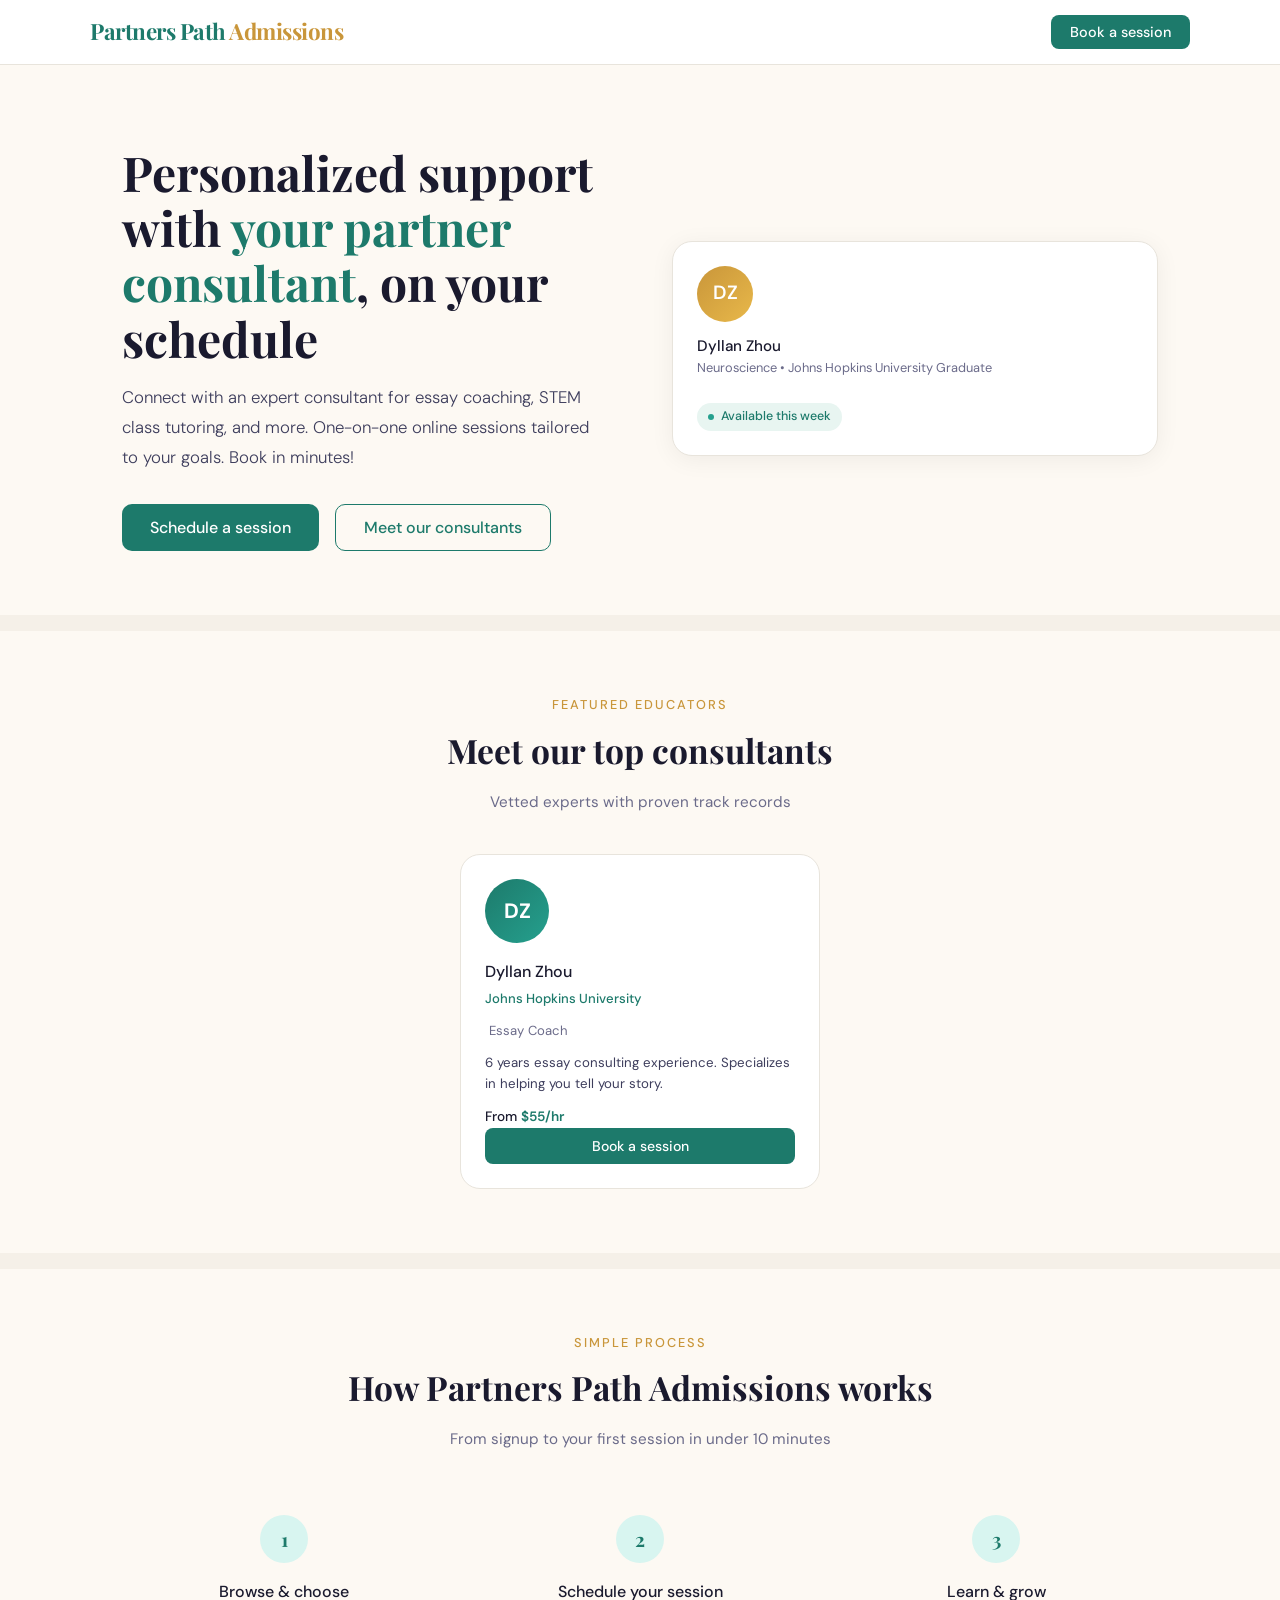
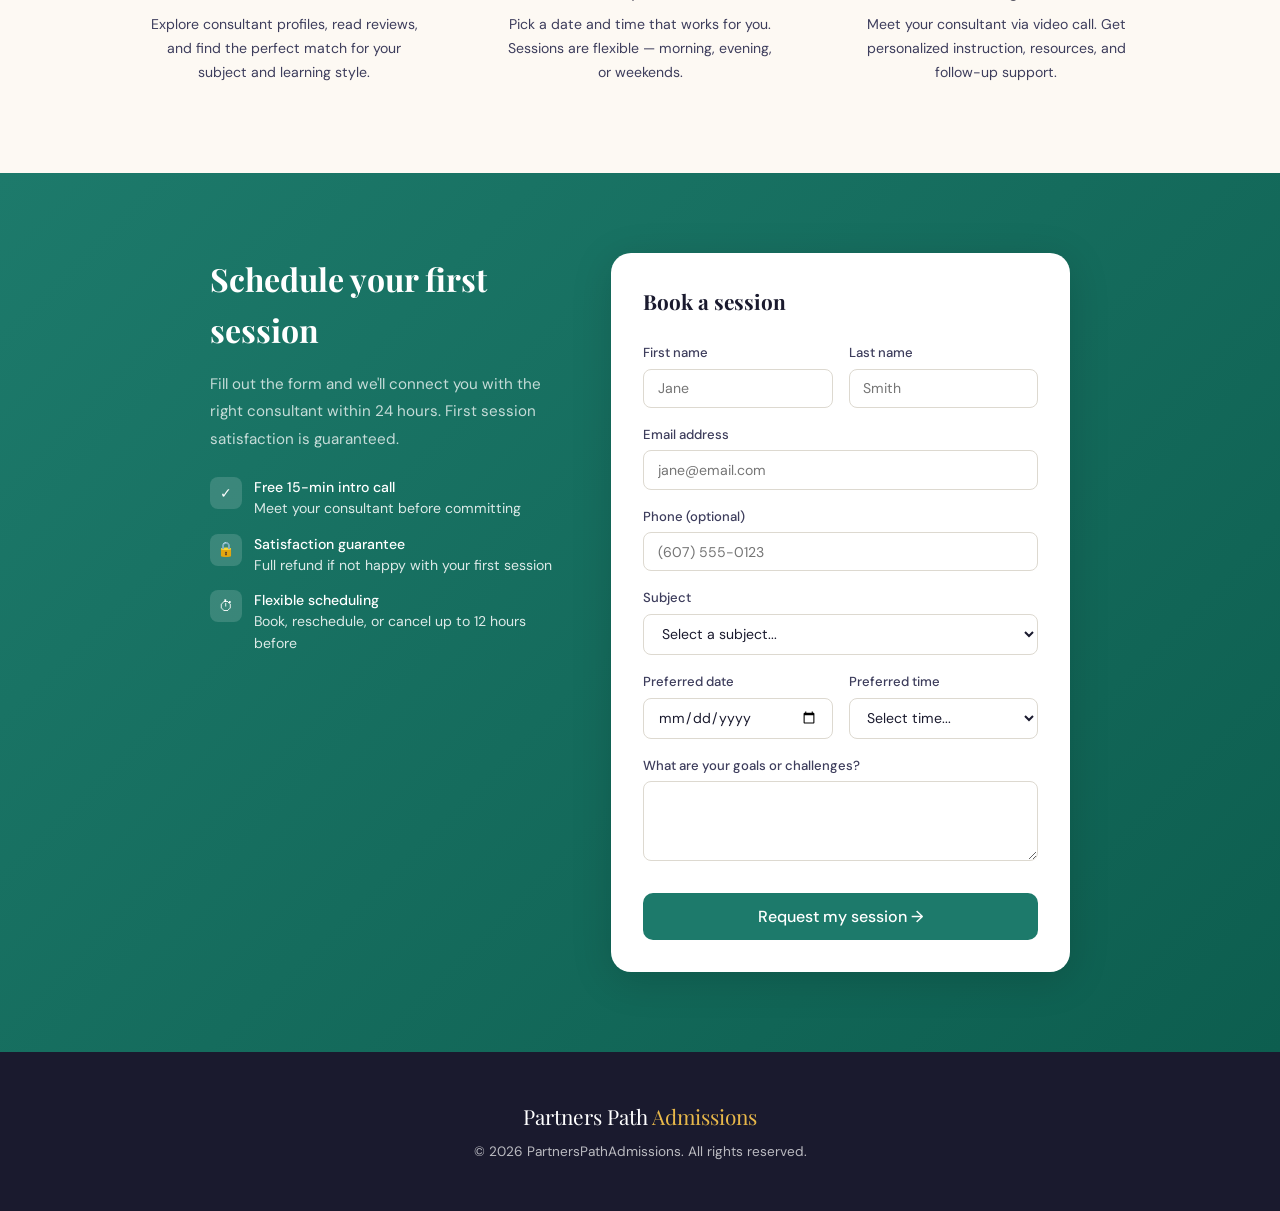
<file: index.html>
<!DOCTYPE html>
<html lang="en">
<head>
<meta charset="UTF-8">
<meta name="viewport" content="width=device-width, initial-scale=1.0">
<title>Partners Path Admissions — Expert Online consulting</title>
<link href="https://fonts.googleapis.com/css2?family=Playfair+Display:wght@400;600;700&family=DM+Sans:wght@300;400;500&display=swap" rel="stylesheet">
<link rel="stylesheet" type="text/css" href="/style.css">
<script src="/script.js"></script>
</head>

<!-- Google tag (gtag.js) -->
<script async src="https://www.googletagmanager.com/gtag/js?id=G-GYZP8G2BZD"></script>
<script>
  window.dataLayer = window.dataLayer || [];
  function gtag(){dataLayer.push(arguments);}
  gtag('js', new Date());

  gtag('config', 'G-GYZP8G2BZD');
</script>
  
<body>

<nav>
  <div class="nav-inner">
    <div class="logo">Partners Path <span>Admissions</span></div>
    <button class="nav-cta" onclick="openBooking()">Book a session</button>
  </div>
</nav>

<!-- HERO -->
<section style="background:var(--cream)">
  <div class="hero">
    <div>
      <h1>Personalized support with <em>your partner consultant</em>, on your schedule</h1>
      <p>Connect with an expert consultant for essay coaching, STEM class tutoring, and more. One-on-one online sessions tailored to your goals. Book in minutes!</p>
      <div class="hero-actions">
        <button class="btn-primary" onclick="scrollToBooking()">Schedule a session</button>
        <button class="btn-outline" onclick="document.getElementById('consultants').scrollIntoView({behavior:'smooth'})">Meet our consultants</button>
      </div>
    </div>
    <div class="hero-visual">
      <div class="rating-card">
        <div class="consultant-img">DZ</div>
        <div class="consultant-name">Dyllan Zhou</div>
        <div class="consultant-subject">Neuroscience • Johns Hopkins University Graduate</div>
        <div class="stars"></div>
        <div class="consultant-bio"></div>
        <div class="avail-badge"><div class="avail-dot"></div>Available this week</div>
      </div>
    </div>
  </div>
</section>

<!-- consultantS -->
<div class="divider"></div>
<section class="section" id="consultants">
  <div class="section-label">Featured educators</div>
  <div class="section-title">Meet our top consultants</div>
  <div class="section-sub">Vetted experts with proven track records</div>
  <div class="consultants-grid">
    <div class="consultant-card">
      <div class="consultant-avatar" style="background:linear-gradient(135deg,#1d7a6b,#25a08e)">DZ</div>
      <div class="t-name">Dyllan Zhou</div>
      <div class="t-subject">Johns Hopkins University</div>
      <div><span class="t-stars"></span><span class="t-rating">Essay Coach</span></div>
      <div class="t-bio">6 years essay consulting experience. Specializes in helping you tell your story.</div>
      <div class="t-rate">From <span>$55/hr</span></div>
      <button class="t-book" onclick="openBookingFor('Dyllan Zhou','College essay support')">Book a session</button>
    </div>
    <!-- <div class="consultant-card">
      <div class="consultant-avatar" style="background:linear-gradient(135deg,#c9963a,#e8b84a)">MJ</div>
      <div class="t-name">Marcus Johnson</div>
      <div class="t-subject">AP Chemistry & Biology</div>
      <div><span class="t-stars">★★★★★</span><span class="t-rating">4.9 (189 reviews)</span></div>
      <div class="t-bio">Stanford grad, former lab researcher. Makes science engaging through real-world applications and hands-on examples.</div>
      <div class="t-rate">From <span>$55/hr</span></div>
      <button class="t-book" onclick="openBookingFor('Marcus Johnson','AP Chemistry & Biology')">Book a session</button>
    </div>
    <div class="consultant-card">
      <div class="consultant-avatar" style="background:linear-gradient(135deg,#534ab7,#7f77dd)">SP</div>
      <div class="t-name">Sofia Patel</div>
      <div class="t-subject">SAT/ACT & College Essays</div>
      <div><span class="t-stars">★★★★★</span><span class="t-rating">4.9 (302 reviews)</span></div>
      <div class="t-bio">Columbia grad. Has helped 200+ students earn spots at Ivy League schools. Perfect SAT score in 2019.</div>
      <div class="t-rate">From <span>$70/hr</span></div>
      <button class="t-book" onclick="openBookingFor('Sofia Patel','SAT/ACT & College Essays')">Book a session</button>
    </div>
    <div class="consultant-card">
      <div class="consultant-avatar" style="background:linear-gradient(135deg,#d85a30,#ef9f27)">TL</div>
      <div class="t-name">Thomas Lee</div>
      <div class="t-subject">Python & Web Development</div>
      <div><span class="t-stars">★★★★★</span><span class="t-rating">4.8 (157 reviews)</span></div>
      <div class="t-bio">Senior software engineer at a Fortune 500. Teaches Python, JavaScript, React, and system design from beginner to advanced.</div>
      <div class="t-rate">From <span>$75/hr</span></div>
      <button class="t-book" onclick="openBookingFor('Thomas Lee','Python & Web Development')">Book a session</button>
    </div> -->
  </div>
</section>

<!-- HOW IT WORKS -->
<div class="divider"></div>
<section class="section" id="how">
  <div class="section-label">Simple process</div>
  <div class="section-title">How Partners Path Admissions works</div>
  <div class="section-sub">From signup to your first session in under 10 minutes</div>
  <div class="steps-grid">
    <div class="step-card">
      <div class="step-num">1</div>
      <div class="step-title">Browse & choose</div>
      <div class="step-desc">Explore consultant profiles, read reviews, and find the perfect match for your subject and learning style.</div>
    </div>
    <div class="step-card">
      <div class="step-num">2</div>
      <div class="step-title">Schedule your session</div>
      <div class="step-desc">Pick a date and time that works for you. Sessions are flexible — morning, evening, or weekends.</div>
    </div>
    <div class="step-card">
      <div class="step-num">3</div>
      <div class="step-title">Learn & grow</div>
      <div class="step-desc">Meet your consultant via video call. Get personalized instruction, resources, and follow-up support.</div>
    </div>
  </div>
</section>

<!-- BOOKING FORM -->
<section class="booking-section" id="booking">
  <div class="booking-inner">
    <div class="booking-info">
      <h2>Schedule your first session</h2>
      <p>Fill out the form and we'll connect you with the right consultant within 24 hours. First session satisfaction is guaranteed.</p>
      <div class="booking-perk">
        <div class="perk-icon">✓</div>
        <div class="perk-text"><strong>Free 15-min intro call</strong>Meet your consultant before committing</div>
      </div>
      <div class="booking-perk">
        <div class="perk-icon">🔒</div>
        <div class="perk-text"><strong>Satisfaction guarantee</strong>Full refund if not happy with your first session</div>
      </div>
      <div class="booking-perk">
        <div class="perk-icon">⏱</div>
        <div class="perk-text"><strong>Flexible scheduling</strong>Book, reschedule, or cancel up to 12 hours before</div>
      </div>
    </div>

    <div class="form-card">
      <h3>Book a session</h3>
      <form id="booking-form" action="https://api.web3forms.com/submit" method="POST">
        <input type="hidden" name="access_key" value="ca4d732a-3eb6-40d1-b957-d5e76e09fc23">
        <input type="hidden" name="subject" value="New Session Booking — EssayConsultant">
        <input type="checkbox" name="botcheck" style="display:none">
        <input type="hidden" name="redirect" value="false">

        <div class="form-row">
          <div class="form-group">
            <label for="fname">First name</label>
            <input type="text" id="fname" name="first_name" placeholder="Jane" required>
          </div>
          <div class="form-group">
            <label for="lname">Last name</label>
            <input type="text" id="lname" name="last_name" placeholder="Smith" required>
          </div>
        </div>
        <div class="form-group">
          <label for="email">Email address</label>
          <input type="email" id="email" name="email" placeholder="jane@email.com" required>
        </div>
        <div class="form-group">
          <label for="phone">Phone (optional)</label>
          <input type="tel" id="phone" name="phone" placeholder="(607) 555-0123">
        </div>
        <div class="form-group">
          <label for="subject-sel">Subject</label>
          <select id="subject-sel" name="subject_area" required>
            <option value="">Select a subject...</option>
            <option>Mathematics</option>
            <option>Science (Chemistry / Biology / Physics)</option>
            <option>Writing & English</option>
            <option>Coding & Computer Science</option>
            <option>SAT / ACT / Test Prep</option>
            <option>Languages</option>
            <option>History & Social Studies</option>
            <option>Music</option>
            <option>Other</option>
          </select>
        </div>
        <div class="form-row">
          <div class="form-group">
            <label for="date">Preferred date</label>
            <input type="date" id="date" name="preferred_date" required>
          </div>
          <div class="form-group">
            <label for="time">Preferred time</label>
            <select id="time" name="preferred_time" required>
              <option value="">Select time...</option>
              <option>8:00 AM – 9:00 AM</option>
              <option>9:00 AM – 10:00 AM</option>
              <option>10:00 AM – 11:00 AM</option>
              <option>11:00 AM – 12:00 PM</option>
              <option>12:00 PM – 1:00 PM</option>
              <option>1:00 PM – 2:00 PM</option>
              <option>2:00 PM – 3:00 PM</option>
              <option>3:00 PM – 4:00 PM</option>
              <option>4:00 PM – 5:00 PM</option>
              <option>5:00 PM – 6:00 PM</option>
              <option>6:00 PM – 7:00 PM</option>
              <option>7:00 PM – 8:00 PM</option>
            </select>
          </div>
        </div>
        <div class="form-group">
          <label for="goals">What are your goals or challenges?</label>
          <textarea id="goals" name="message" placeholder=""></textarea>
        </div>
        <button type="submit" class="submit-btn" id="submit-btn">Request my session →</button>
        <div class="form-msg" id="form-msg"></div>
      </form>
    </div>
  </div>
</section>

<!-- MODAL (quick-book from consultant cards) -->
<div class="modal-overlay" id="modal-overlay" onclick="closeModalOnBg(event)">
  <div class="modal">
    <button class="modal-close" onclick="closeModal()">×</button>
    <h3>Book a session</h3>
    <div class="modal-sub" id="modal-sub">with your selected consultant</div>
    <form id="modal-form" action="https://api.web3forms.com/submit" method="POST">
      <input type="hidden" name="access_key" value="ca4d732a-3eb6-40d1-b957-d5e76e09fc23">
      <input type="hidden" name="subject" value="New Session Booking — PartnersPathAdmissions (Quick)">
      <input type="checkbox" name="botcheck" style="display:none">
      <input type="hidden" name="redirect" value="false">
      <input type="hidden" name="consultant" id="modal-consultant-field">

      <div class="form-row">
        <div class="form-group">
          <label>First name</label>
          <input type="text" name="first_name" placeholder="Jane" required>
        </div>
        <div class="form-group">
          <label>Last name</label>
          <input type="text" name="last_name" placeholder="Smith" required>
        </div>
      </div>
      <div class="form-group">
        <label>Email address</label>
        <input type="email" name="email" placeholder="jane@email.com" required>
      </div>
      <div class="form-row">
        <div class="form-group">
          <label>Preferred date</label>
          <input type="date" name="preferred_date" required>
        </div>
        <div class="form-group">
          <label>Preferred time</label>
          <select name="preferred_time" required>
            <option value="">Select...</option>
            <option>Morning (8–12 PM)</option>
            <option>Afternoon (12–5 PM)</option>
            <option>Evening (5–9 PM)</option>
          </select>
        </div>
      </div>
      <div class="form-group">
        <label>Notes for your consultant</label>
        <textarea name="message" placeholder="What topics or goals should we focus on?"></textarea>
      </div>
      <button type="submit" class="submit-btn" id="modal-submit">Confirm booking →</button>
      <div class="form-msg" id="modal-msg"></div>
    </form>
  </div>
</div>

<footer>
  <div class="logo-f">Partners Path <span>Admissions</span></div>
  <p style="margin-top:.5rem">© 2026 PartnersPathAdmissions. All rights reserved.</p>
</footer>
  

</body>
</html>
</file>
<file: style.css>
*{box-sizing:border-box;margin:0;padding:0}
:root{
  --ink:#1a1a2e;--ink2:#3d3d5c;--ink3:#6b6b8a;
  --cream:#fdf9f3;--cream2:#f5f0e8;
  --gold:#c9963a;--gold2:#e8b84a;
  --teal:#1d7a6b;--teal2:#25a08e;--teal3:#d8f5f0;
  --bg-card:#ffffff;--radius:12px;--radius-lg:20px;
}
body{font-family:'DM Sans',sans-serif;background:var(--cream);color:var(--ink);line-height:1.6}

/* NAV */
nav{background:var(--bg-card);border-bottom:1px solid #e8e4dc;padding:0 2rem;position:sticky;top:0;z-index:100}

.nav-inner{max-width:1100px;margin:0 auto;height:64px;display:flex;align-items:center;justify-content:space-between}
.logo{font-family:'Playfair Display',serif;font-size:1.4rem;font-weight:700;color:var(--teal);letter-spacing:-0.5px}
.logo span{color:var(--gold)}
.nav-links{display:flex;gap:2rem;list-style:none}
.nav-links a{text-decoration:none;color:var(--ink2);font-size:.9rem;font-weight:400;transition:color .2s}
.nav-links a:hover{color:var(--teal)}
.nav-cta{background:var(--teal);color:#fff;border:none;padding:.5rem 1.2rem;border-radius:8px;font-family:'DM Sans',sans-serif;font-size:.9rem;font-weight:500;cursor:pointer;transition:background .2s}
.nav-cta:hover{background:var(--teal2)}

/* HERO */
.hero{padding:5rem 2rem 4rem;max-width:1100px;margin:0 auto;display:grid;grid-template-columns:1fr 1fr;gap:4rem;align-items:center}
.hero-badge{display:inline-flex;align-items:center;gap:.5rem;background:var(--teal3);color:var(--teal);font-size:.8rem;font-weight:500;padding:.35rem .9rem;border-radius:20px;margin-bottom:1.5rem}
.hero h1{font-family:'Playfair Display',serif;font-size:3rem;font-weight:700;line-height:1.15;color:var(--ink);margin-bottom:1rem}
.hero h1 em{color:var(--teal);font-style:normal}
.hero p{font-size:1.05rem;color:var(--ink2);margin-bottom:2rem;line-height:1.8;font-weight:300}
.hero-actions{display:flex;gap:1rem;flex-wrap:wrap}
.btn-primary{background:var(--teal);color:#fff;border:none;padding:.75rem 1.75rem;border-radius:10px;font-size:1rem;font-weight:500;cursor:pointer;transition:background .2s;font-family:'DM Sans',sans-serif}
.btn-primary:hover{background:var(--teal2)}
.btn-outline{background:transparent;color:var(--teal);border:1.5px solid var(--teal);padding:.75rem 1.75rem;border-radius:10px;font-size:1rem;font-weight:500;cursor:pointer;transition:all .2s;font-family:'DM Sans',sans-serif}
.btn-outline:hover{background:var(--teal3)}

/* STATS */
.stats{display:flex;gap:2rem;margin-top:2.5rem}
.stat-item .num{font-family:'Playfair Display',serif;font-size:1.8rem;font-weight:700;color:var(--teal)}
.stat-item .lbl{font-size:.8rem;color:var(--ink3);font-weight:400}

/* HERO CARD */
.hero-visual{position:relative}
.rating-card{background:var(--bg-card);border:1px solid #e8e4dc;border-radius:var(--radius-lg);padding:1.5rem;box-shadow:0 4px 24px rgba(0,0,0,.06)}
.consultant-img{width:56px;height:56px;border-radius:50%;background:linear-gradient(135deg,#c9963a,#e8b84a);display:flex;align-items:center;justify-content:center;font-size:1.2rem;color:#fff;font-weight:600;margin-bottom:.75rem}
.consultant-name{font-weight:500;font-size:.95rem;color:var(--ink)}
.consultant-subject{font-size:.8rem;color:var(--ink3);margin-bottom:.75rem}
.stars{color:var(--gold);font-size:1rem;letter-spacing:2px;margin-bottom:.5rem}
.consultant-bio{font-size:.85rem;color:var(--ink2);line-height:1.6}
.avail-badge{margin-top:.75rem;display:inline-flex;align-items:center;gap:.4rem;background:#e8f5f1;color:var(--teal);font-size:.78rem;font-weight:500;padding:.25rem .7rem;border-radius:20px}
.avail-dot{width:6px;height:6px;background:var(--teal2);border-radius:50%}
.floating-stat{position:absolute;top:-1rem;right:-1rem;background:var(--bg-card);border:1px solid #e8e4dc;border-radius:var(--radius);padding:.75rem 1rem;box-shadow:0 4px 16px rgba(0,0,0,.06);text-align:center}
.floating-stat .big{font-family:'Playfair Display',serif;font-size:1.5rem;font-weight:700;color:var(--gold)}
.floating-stat .sm{font-size:.75rem;color:var(--ink3)}

/* SUBJECTS */
.section{padding:4rem 2rem;max-width:1100px;margin:0 auto}
.section-label{text-align:center;font-size:.8rem;font-weight:500;color:var(--gold);letter-spacing:2px;text-transform:uppercase;margin-bottom:.5rem}
.section-title{text-align:center;font-family:'Playfair Display',serif;font-size:2.1rem;font-weight:700;color:var(--ink);margin-bottom:.75rem}
.section-sub{text-align:center;color:var(--ink3);font-size:.95rem;margin-bottom:2.5rem}
.subjects-grid{display:grid;grid-template-columns:repeat(auto-fit,minmax(140px,1fr));gap:1rem}
.subject-card{background:var(--bg-card);border:1px solid #e8e4dc;border-radius:var(--radius);padding:1.25rem;text-align:center;cursor:pointer;transition:all .2s}
.subject-card:hover{border-color:var(--teal);background:var(--teal3)}
.subject-icon{font-size:1.8rem;margin-bottom:.5rem}
.subject-name{font-size:.9rem;font-weight:500;color:var(--ink)}
.subject-count{font-size:.78rem;color:var(--ink3)}

/* consultantS */
.consultants-grid{display:grid;grid-template-columns:repeat(auto-fit,minmax(min(100%, 240px), 360px));gap:1.5rem;justify-content:center}
.consultant-card{background:var(--bg-card);border:1px solid #e8e4dc;border-radius:var(--radius-lg);padding:1.5rem;transition:all .2s;width:100%;min-height:330px;display:flex;flex-direction:column}
.consultant-card:hover{border-color:var(--teal2);box-shadow:0 6px 24px rgba(29,122,107,.08)}
.consultant-avatar{width:64px;height:64px;border-radius:50%;display:flex;align-items:center;justify-content:center;font-size:1.3rem;color:#fff;font-weight:700;margin-bottom:1rem}
.t-name{font-weight:500;font-size:1rem;color:var(--ink);margin-bottom:.2rem}
.t-subject{font-size:.82rem;color:var(--teal);font-weight:500;margin-bottom:.5rem}
.t-stars{color:var(--gold);font-size:.85rem}
.t-rating{font-size:.82rem;color:var(--ink3);margin-left:.25rem}
.t-bio{font-size:.83rem;color:var(--ink2);margin-top:.6rem;line-height:1.6}
.t-rate{margin-top:.75rem;font-size:.85rem;color:var(--ink);font-weight:500}
.t-rate span{color:var(--teal);font-weight:600}
.t-book{margin-top:auto;width:100%;background:var(--teal);color:#fff;border:none;padding:.55rem;border-radius:8px;font-size:.88rem;font-weight:500;cursor:pointer;font-family:'DM Sans',sans-serif;transition:background .2s}
.t-book:hover{background:var(--teal2)}

/* DIVIDER */
.divider{background:var(--cream2);padding:.5rem 0}

/* HOW IT WORKS */
.steps-grid{display:grid;grid-template-columns:repeat(3,1fr);gap:2rem}
.step-card{text-align:center;padding:1.5rem}
.step-num{width:48px;height:48px;border-radius:50%;background:var(--teal3);color:var(--teal);font-family:'Playfair Display',serif;font-size:1.2rem;font-weight:700;display:flex;align-items:center;justify-content:center;margin:0 auto 1rem}
.step-title{font-weight:500;font-size:1rem;color:var(--ink);margin-bottom:.5rem}
.step-desc{font-size:.88rem;color:var(--ink2);line-height:1.7}

/* BOOKING SECTION */
.booking-section{background:linear-gradient(135deg,var(--teal) 0%,#0d5e4f 100%);padding:5rem 2rem}
.booking-inner{max-width:860px;margin:0 auto;display:grid;grid-template-columns:1fr 1.3fr;gap:3rem;align-items:start}
.booking-info h2{font-family:'Playfair Display',serif;font-size:2rem;font-weight:700;color:#fff;margin-bottom:1rem}
.booking-info p{color:rgba(255,255,255,.75);font-size:.95rem;line-height:1.8;margin-bottom:1.5rem}
.booking-perk{display:flex;align-items:flex-start;gap:.75rem;margin-bottom:.9rem}
.perk-icon{background:rgba(255,255,255,.15);border-radius:8px;width:32px;height:32px;display:flex;align-items:center;justify-content:center;flex-shrink:0;color:#fff;font-size:.9rem}
.perk-text{font-size:.88rem;color:rgba(255,255,255,.85);line-height:1.5}
.perk-text strong{color:#fff;font-weight:500;display:block}

/* FORM */
.form-card{background:var(--bg-card);border-radius:var(--radius-lg);padding:2rem;box-shadow:0 8px 40px rgba(0,0,0,.15)}
.form-card h3{font-family:'Playfair Display',serif;font-size:1.3rem;font-weight:700;color:var(--ink);margin-bottom:1.5rem}
.form-group{margin-bottom:1rem}
.form-row{display:grid;grid-template-columns:1fr 1fr;gap:1rem}
label{display:block;font-size:.82rem;font-weight:500;color:var(--ink2);margin-bottom:.35rem}
input,select,textarea{width:100%;padding:.6rem .85rem;border:1px solid #ddd9d0;border-radius:8px;font-family:'DM Sans',sans-serif;font-size:.88rem;color:var(--ink);background:#fff;transition:border-color .2s;outline:none}
input:focus,select:focus,textarea:focus{border-color:var(--teal)}
textarea{resize:vertical;min-height:80px}
.submit-btn{width:100%;background:var(--teal);color:#fff;border:none;padding:.8rem;border-radius:10px;font-size:1rem;font-weight:500;cursor:pointer;font-family:'DM Sans',sans-serif;transition:background .2s;margin-top:.5rem}
.submit-btn:hover{background:var(--teal2)}
.submit-btn:disabled{opacity:.6;cursor:default}
.form-msg{margin-top:.75rem;padding:.65rem 1rem;border-radius:8px;font-size:.88rem;display:none}
.form-msg.success{background:#d8f5f0;color:var(--teal);display:block}
.form-msg.error{background:#fde8e8;color:#c0392b;display:block}

/* FOOTER */
footer{background:var(--ink);color:rgba(255,255,255,.7);padding:3rem 2rem;text-align:center;font-size:.85rem}
footer .logo-f{font-family:'Playfair Display',serif;font-size:1.3rem;color:#fff;margin-bottom:.5rem}
footer .logo-f span{color:var(--gold2)}

/* MODAL */
.modal-overlay{display:none;position:fixed;inset:0;background:rgba(0,0,0,.45);z-index:200;align-items:center;justify-content:center;padding:1rem}
.modal-overlay.open{display:flex}
.modal{background:var(--bg-card);border-radius:var(--radius-lg);max-width:480px;width:100%;padding:2rem;max-height:90vh;overflow-y:auto;position:relative}
.modal-close{position:absolute;top:1rem;right:1rem;background:none;border:none;font-size:1.4rem;cursor:pointer;color:var(--ink3);line-height:1}
.modal-close:hover{color:var(--ink)}
.modal h3{font-family:'Playfair Display',serif;font-size:1.4rem;font-weight:700;color:var(--ink);margin-bottom:.25rem}
.modal-sub{font-size:.85rem;color:var(--ink3);margin-bottom:1.5rem}

/* MOBILE */
@media (max-width: 768px){
  nav{padding:0 1rem}
  .nav-inner{height:auto;min-height:64px;gap:1rem}
  .logo{font-size:1.2rem}
  .nav-cta{padding:.45rem .9rem;font-size:.82rem}
  .hero{grid-template-columns:1fr;gap:2.5rem;padding:3.5rem 1rem 3rem;text-align:center}
  .hero h1{font-size:2.25rem}
  .hero p{font-size:1rem}
  .hero-actions{justify-content:center}
  .stats{justify-content:center;flex-wrap:wrap;gap:1.25rem}
  .hero-visual{max-width:360px;margin:0 auto}
  .floating-stat{right:.5rem}
  .section{padding:3rem 1rem}
  .section-title{font-size:1.8rem}
  .steps-grid{grid-template-columns:1fr;gap:1.25rem}
  .booking-section{padding:3.5rem 1rem}
  .booking-inner{grid-template-columns:1fr;gap:2rem}
  .form-row{grid-template-columns:1fr}
  .form-card{padding:1.5rem}
}

@media (max-width: 480px){
  .hero h1{font-size:1.9rem}
  .btn-primary,.btn-outline{width:100%}
  .hero-actions{flex-direction:column}
  .stats{flex-direction:column}
  .floating-stat{position:static;margin-bottom:1rem}
}
</file>
